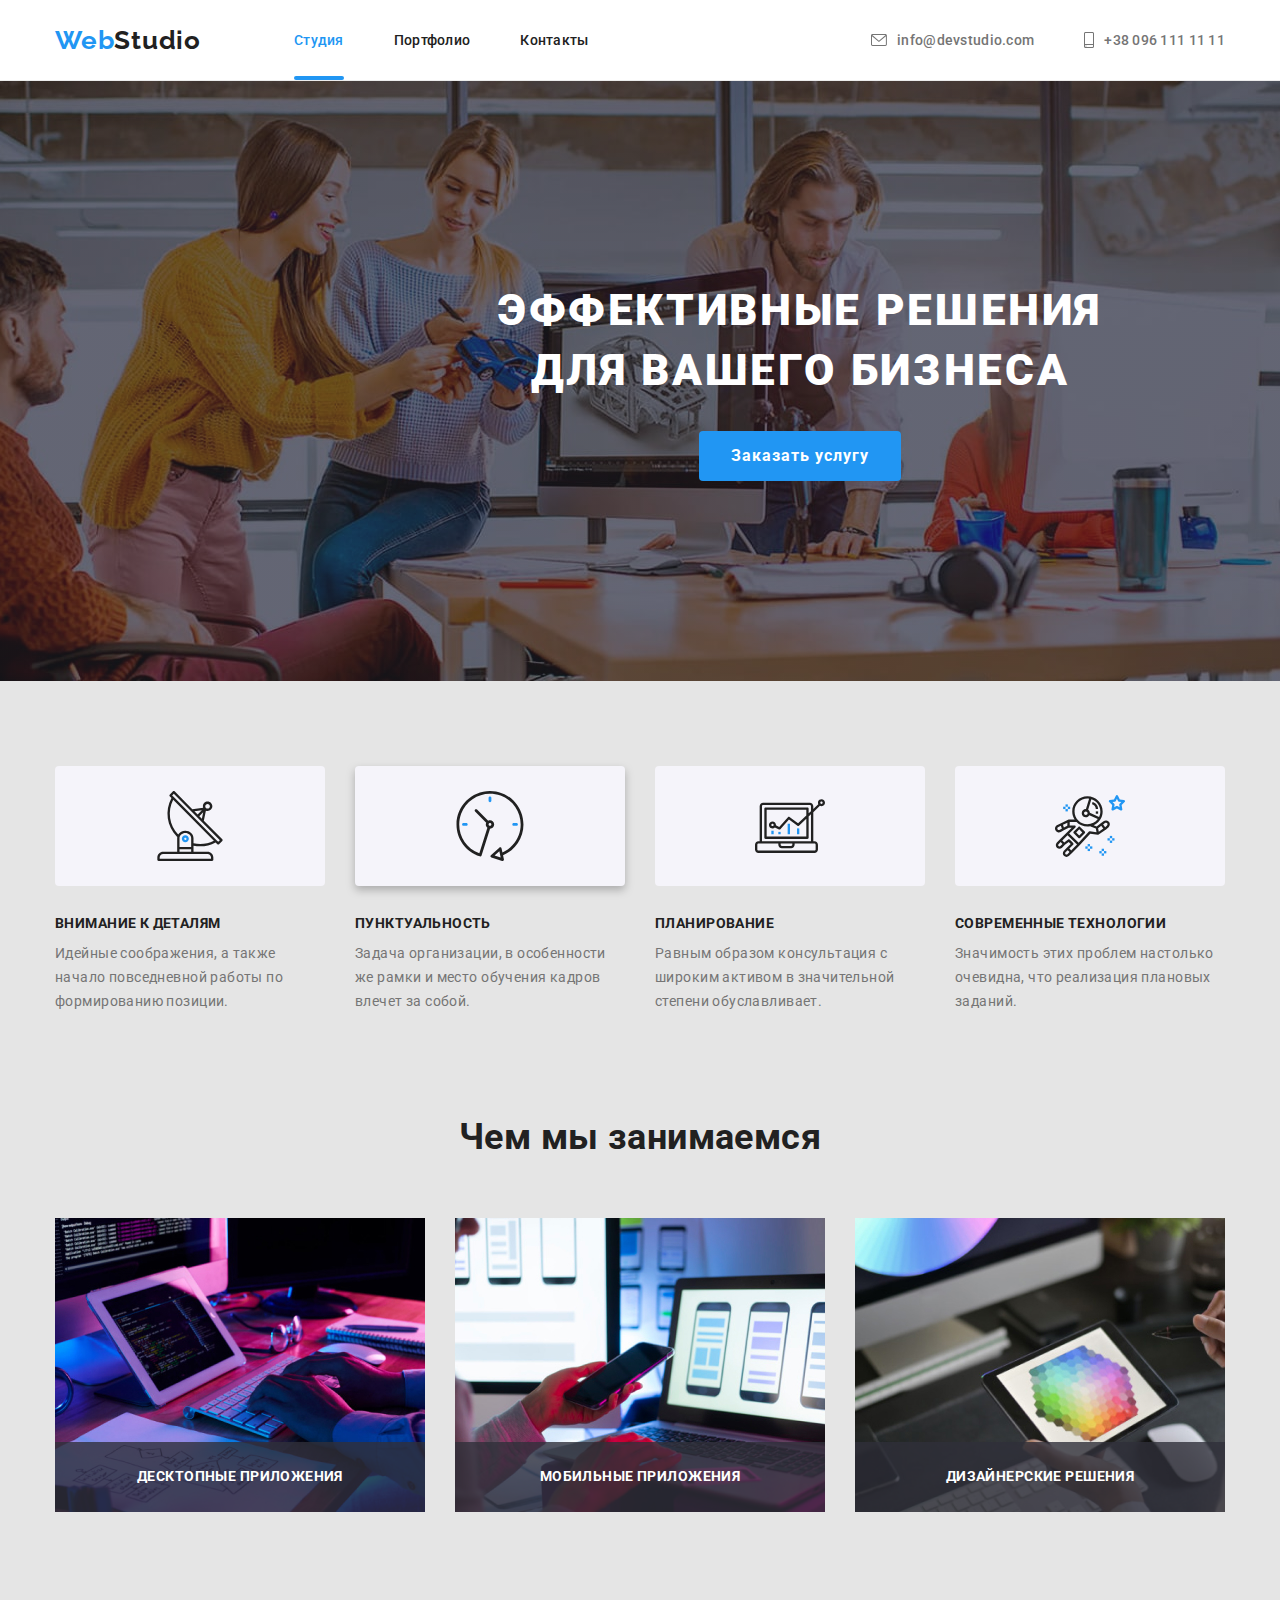
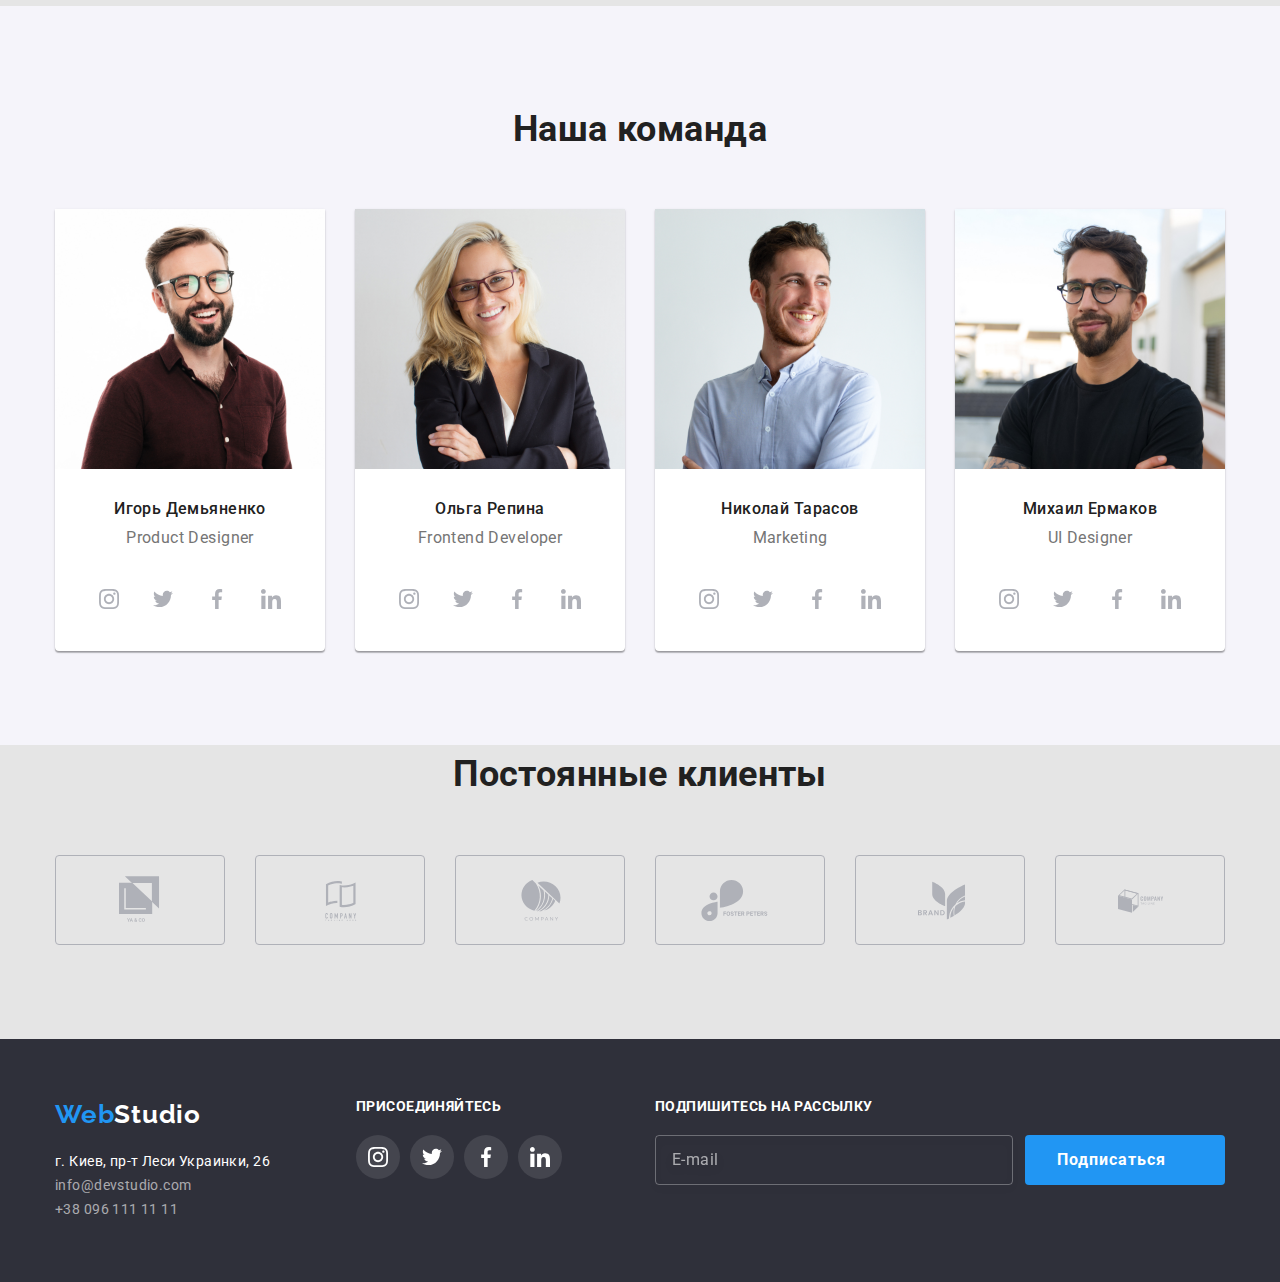
<file: index.html>
<!DOCTYPE html>
<html lang="ru">
    <head>
        <meta charset="UTF-8" />
        <meta name="viewport" content="width=device-width, initial-scale=1.0" />
        <title>WebStudio</title>
        <link href="https://fonts.googleapis.com/css2?family=Roboto:wght@400;500;700;900&display=swap" rel="stylesheet">
        <link rel="stylesheet" href="https://cdnjs.cloudflare.com/ajax/libs/modern-normalize/1.0.0/modern-normalize.css">
        <link rel="stylesheet" href="./css/styles.css">
      </head>
      
     <body>
        <header class="bg-color-white">
            <div class="container header-container">
                <a href="./index.html" class="logo logo-color-header heder-logo">
                    <span class="logo-color">Web</span>Studio
                </a>
                <nav class="navigation">
                    <ul class="list menu">
                            <li class="menu-item"> 
                                <a href="./index.html" class="link current menu-link">Студия</a>
                        </li>
                            <li class="menu-item"> 
                                <a href="./portfolio.html" class="link menu-link ">Портфолио</a>
                        </li>
                            <li class="menu-item"> 
                                <a href="" class="link menu-link">Контакты</a>
                        </li>
                    </ul>  
                </nav>
            
    
                <ul class="list menu flexbox">
                    <li class="menu-item header-svg">
                        <a href="mailto:info@devstudio.com" class="link menu-link contacts header-svg-linc">info@devstudio.com
                            <svg class="header-svg-icon" width="16px" height="12px" >
                                <use href="./images/symbol-defs.svg#icon-envelope"></use>
                            </svg>
                        </a>
                    </li>
                    <li class="menu-item">
                        <a href="tel:+380961111111" class="link menu-link contacts header-svg-linc">+38 096 111 11 11
                            <svg class="header-svg-icon" width="10px" height="16px" >
                                <use href="./images/symbol-defs.svg#icon-smartphone"></use>
                            </svg>
                        </a>
                    </li>
                 </ul>
            </div>
        </header>
    
    <main>
        
        <div>
        <section class="bg-color-dark">
            <div class="overlay">
                <div class="container hero-content">
                <h1 class="page-title">Эффективные решения для вашего бизнеса</h1>
                    <button class="btn btn-studia" type="button" data-modal-open>
                            Заказать услугу
                    </button>
                    <div class="backdrop is-hidden" data-modal>
                        <div class="modal">
                        <button class="modal-botton close" data-modal-close>
                            <svg class="modal-botton-icon">
                                <use href="./images/symbol-defs.svg#icon-close"></use>
                            </svg>
                        </button>

                        <div class="modal-form">
                            <h2 class="modal-form-title">Оставьте свои данные, мы вам перезвоним</h2>
                            <form class="form">
                                <div class="form-field">
                                    <label for="name" class="form-label">Имя</label>
                                    <input type="text" class="form-input" name="name" id="name"> 
                                    <div class="form-icon">
                                    <svg class="form-icon-svg">
                                        <use href="./images/symbol-defs.svg#icon-person-black"></use>
                                     </svg>
                                    </div>
                                </div> 

                                <div class="form-field">
                                    <label for="tel" class="form-label">Телефон</label>
                                    <input type="tel" class="form-input" name="tel" id="tel">
                                </div>
                               

                                <div class="form-field">
                                    <label for="mail" class="form-label">Почта</label>
                                    <input type="email" class="form-input" name="mail" id="mail">
                                </div>
                                
                                <div class="form-field">
                                    <label for="comment" class="form-label">Коментарий</label>
                                    <textarea name="comment" id="comment" rows="10" placeholder="Введите текст"></textarea>
                                </div>

                                <div class="form-checkbox">
                                    <input type="checkbox" name="policy" id="policy">
                                    <label for="policy" class="form-label">Соглашаюсь с рассылкой и принимаю <a href="">Условия договора</a></label>
                                </div>

                                <button type="submit" class="btn btn-studia btn-form">Отправить</button>

                            </form>
                        
                        </div>
                        </div>
                    </div>
                </div>
            </div>
        </section>
    </div>
        

            
    
       <section class="section">
            <div class="container">
                <h2 class="visually-hidden">Наши преимущества</h2>
                <ul class="list benefits flexbox">
                    <li class="content-box image-1 bgimage">
                        <h3 class="section-title-caps title-caps-1">Внимание к деталям</h3>
                        <p>Идейные соображения, а также начало повседневной работы по формированию позиции.</p>
                    </li>
                    <li class="content-box image-2 bgimage">
                        <h3 class="section-title-caps title-caps-1">Пунктуальность</h3>
                        <p>Задача организации, в особенности же рамки и место обучения кадров влечет за собой.</p>
                    </li>
                    <li class="content-box image-3 bgimage">
                        <h3 class="section-title-caps title-caps-1">Планирование</h3>
                        <p>Равным образом консультация с широким активом в значительной степени обуславливает.</p>
                    </li>
                    <li class="content-box image-4 bgimage">
                        <h3 class="section-title-caps title-caps-1">Современные технологии</h3>
                        <p>Значимость этих проблем настолько очевидна, что реализация плановых заданий.</p>
                    </li>
                </ul>
           </div>
        </section>
    
        <section class="section">
            <div class="container">
                <h2 class="section-title">Чем мы занимаемся</h2>
                <ul class="list flexbox">
                    <li class="fleximg position-bloc"><img src="./images/work_1.jpg" alt="разработка сайтов" width="370">
                    <h3 class="section-title-caps title-caps-2">Десктопные приложения</h3> 
                </li>    
                    <li class="fleximg position-bloc"><img src="./images/work_2.jpg" alt="разработка телефонных приложений" width="370">
                    <h3 class="section-title-caps title-caps-2">Мобильные приложения</h3> 
                </li>
                    <li class="fleximg position-bloc"><img src="./images/work_3.jpg" alt="дизайн" width="370">
                    <h3 class="section-title-caps title-caps-2">Дизайнерские решения</h3> 
                </li>
                </ul> 
            </div>
        </section>
    
        <section class="section bg-color-blu">
            <div class="container">
                <h2 class="section-title">Наша команда</h2>
                <ul class="list flexbox">
                    <li class="content-box command"><img src="./images/product_designer.jpg" alt="Игорь Демьяненко Product Designer" width="270"/>
                        <h3 class="section-title-mini workers-text">Игорь Демьяненко</h3>
                        <p lang="en" class="paragraf">Product Designer</p>
                        <ul class="list social-icons">
                            <li class="social-icons-item"><a class="social-icons-linc" href="">
                                 <svg class="social-icon-svg">
                                    <use href="./images/symbol-defs.svg#icon-instagram-1"></use>
                                 </svg>
                                </a>
                            </li>
                            <li class="social-icons-item"><a class="social-icons-linc" href="">
                                <svg class="social-icon-svg">
                                    <use href="./images/symbol-defs.svg#icon-twitter-1"></use>
                            
                                 </svg>
                                </a>
                            </li>
                            <li class=" social-icons-item"><a class="social-icons-linc" href="">
                                <svg class="social-icon-svg">
                                    <use href="./images/symbol-defs.svg#icon-facebook-1"></use>
                            
                                 </svg>
                                </a>
                            </li>
                            <li class="social-icons-item"><a class="social-icons-linc" href="">
                                <svg class="social-icon-svg">
                                    <use href="./images/symbol-defs.svg#icon-linkedin-1"></use>
                            
                                 </svg>
                                </a>
                            </li>
                        </ul>
            
                        
                    </li>
                    <li class="content-box command"><img src="./images/frontend_developer.jpg" alt="Ольга Репина Frontend Developer" width="270"/>
                        <h3 class="section-title-mini workers-text">Ольга Репина</h3>
                        <p lang="en" class="paragraf">Frontend Developer</p>
                        <ul class="list social-icons">
                            <li class="social-icons-item"><a class="social-icons-linc" href="">
                                 <svg class="social-icon-svg">
                                    <use href="./images/symbol-defs.svg#icon-instagram-1"></use>
                                 </svg>
                                </a>
                            </li>
                            <li class="social-icons-item"><a class="social-icons-linc" href="">
                                <svg class="social-icon-svg">
                                    <use href="./images/symbol-defs.svg#icon-twitter-1"></use>
                            
                                 </svg>
                                </a>
                            </li>
                            <li class=" social-icons-item"><a class="social-icons-linc" href="">
                                <svg class="social-icon-svg">
                                    <use href="./images/symbol-defs.svg#icon-facebook-1"></use>
                            
                                 </svg>
                                </a>
                            </li>
                            <li class="social-icons-item"><a class="social-icons-linc" href="">
                                <svg class="social-icon-svg">
                                    <use href="./images/symbol-defs.svg#icon-linkedin-1"></use>
                            
                                 </svg>
                                </a>
                            </li>
                        </ul>
                    </li>
                    <li class="content-box command"><img src="./images/marketing.jpg" alt="Николай Тарасов Marketing" width="270"/>
                        <h3 class="section-title-mini workers-text">Николай Тарасов</h3>
                        <p lang="en" class="paragraf">Marketing</p>
                        <ul class="list social-icons">
                            <li class="social-icons-item"><a class="social-icons-linc" href="">
                                 <svg class="social-icon-svg">
                                    <use href="./images/symbol-defs.svg#icon-instagram-1"></use>
                                 </svg>
                                </a>
                            </li>
                            <li class="social-icons-item"><a class="social-icons-linc" href="">
                                <svg class="social-icon-svg">
                                    <use href="./images/symbol-defs.svg#icon-twitter-1"></use>
                            
                                 </svg>
                                </a>
                            </li>
                            <li class=" social-icons-item"><a class="social-icons-linc" href="">
                                <svg class="social-icon-svg">
                                    <use href="./images/symbol-defs.svg#icon-facebook-1"></use>
                            
                                 </svg>
                                </a>
                            </li>
                            <li class="social-icons-item"><a class="social-icons-linc" href="">
                                <svg class="social-icon-svg">
                                    <use href="./images/symbol-defs.svg#icon-linkedin-1"></use>
                            
                                 </svg>
                                </a>
                            </li>
                        </ul>
                    </li>
                    <li class="content-box command"><img src="./images/uidesigner.jpg" alt="Михаил Ермаков UI Designer" width="270"/>
                        <h3 class="section-title-mini workers-text">Михаил Ермаков</h3>
                        <p lang="en" class="paragraf">UI Designer</p>
                        <ul class="list social-icons">
                            <li class="social-icons-item"><a class="social-icons-linc" href="">
                                 <svg class="social-icon-svg">
                                    <use href="./images/symbol-defs.svg#icon-instagram-1"></use>
                                 </svg>
                                </a>
                            </li>
                            <li class="social-icons-item"><a class="social-icons-linc" href="">
                                <svg class="social-icon-svg">
                                    <use href="./images/symbol-defs.svg#icon-twitter-1"></use>
                            
                                 </svg>
                                </a>
                            </li>
                            <li class="social-icons-item"><a class="social-icons-linc" href="">
                                <svg class="social-icon-svg">
                                    <use href="./images/symbol-defs.svg#icon-facebook-1"></use>
                            
                                 </svg>
                                </a>
                            </li>
                            <li class="social-icons-item"><a class="social-icons-linc" href="">
                                <svg class="social-icon-svg">
                                    <use href="./images/symbol-defs.svg#icon-linkedin-1"></use>
                            
                                 </svg>
                                </a>
                            </li>
                        </ul>
                    </li>  
                </ul>
            </div>
        </section>

        <section class="section">
            <div class="container">
                <h2 class="section-title">Постоянные клиенты</h2>
                <ul class="list flexbox">
                    <li class="flexsvg"> <a class="flexsvg-linc" href="">
                        <svg class="client-svg"  height= "49.22px" width="44.26px">
                            <use href="./images/symbol-defs.svg#icon-logo-1"></use>
                        </svg>
                    </a></li>    
                    <li class="flexsvg"> <a class="flexsvg-linc" href="">
                        <svg class="client-svg" height= "40px" width="52px">
                            <use href="./images/symbol-defs.svg#icon-logo-2"></use>
                        </svg>
                    </a></li>
                    <li class="flexsvg"> <a class="flexsvg-linc" href="">
                        <svg class="client-svg" height= "41px" width="42.6px">
                            <use href="images/symbol-defs.svg#icon-logo-3"></use>
                        </svg>
                    </a></li>
                    <li class="flexsvg"> <a class="flexsvg-linc" href="">
                        <svg class="client-svg" height= "42.02px" width="79.65px">
                            <use href="images/symbol-defs.svg#icon-logo-4"></use>
                        </svg>
                    </a></li>    
                    <li class="flexsvg"> <a class="flexsvg-linc" href="">
                        <svg class="client-svg" height= "59px" width="47px">
                            <use href="images/symbol-defs.svg#icon-logo-5"></use>
                        </svg>
                    </a></li>
                    <li class="flexsvg"> <a class="flexsvg-linc" href="">
                        <svg class="client-svg" height= "88.48px" width="45.44px">
                            <use href="images/symbol-defs.svg#icon-logo-6"></use>
                        </svg>
                    </a></li>
                </ul> 
            </div>
        </section>
    </main>

    <footer class="bg-color-dark-footer">
        <div class="container footer-container bloc">
            <div class="footer-bloc addres-bloc">
            <a href="index.html#studia" class="logo logo-color-footer link-hf">
                <span class="logo-color">Web</span>Studio
            </a>
            <address>
                <ul class="list"> 
                    <li><a href="https://goo.gl/maps/6ceKZBEV4WaBG7hH8" class="link footer-text address-color" target="blank" rel="noopener norefere">г. Киев, пр-т Леси Украинки, 26</a></li>
                    <li><a href="mailto:info@devstudio.com" class="link footer-text mt-color">info@devstudio.com</a> <br></li>
                    <li><a href="tel:+380961111111" class="link footer-text mt-color">+38 096 111 11 11</a></li>
                </ul>
            </address>
             </div>
    
            <div class="footer-bloc">
                <h2 class="section-title-caps title-caps-1 social-network-title">Присоединяйтесь</h2>
                <ul class="list flexbox">
                    <li class="social-icons-item"> <a class="social-icons-linc footer-svg-linc" href="">
                        <svg class="footer-svg-icon">
                            <use href="./images/symbol-defs.svg#icon-instagram-1"></use>
                        </svg>
                    </a></li>  
    
                    <li class="social-icons-item"> <a class="social-icons-linc footer-svg-linc" href="">
                            <svg class="footer-svg-icon">
                                <use href="./images/symbol-defs.svg#icon-twitter-1"></use>
                            </svg>
                    </a></li>  
    
                    <li class="social-icons-item"> <a class="social-icons-linc footer-svg-linc" href="">
                        <svg class="footer-svg-icon">
                            <use href="./images/symbol-defs.svg#icon-facebook-1"></use>
                        </svg>
                     </a></li>
    
                     <li class="social-icons-item"> <a class="social-icons-linc footer-svg-linc" href="">
                    <svg class="footer-svg-icon">
                        <use href="./images/symbol-defs.svg#icon-linkedin-1"></use>
                    </svg>
                     </a></li>
    
                </ul>
            </div>

            <div class="footer-form">
                <h2 class="section-title-caps title-caps-1 social-network-title">Подпишитесь на рассылку</h2>
                <form>
                    <div class="footer-email">
                    <div class="footer-email-form">
                        <input type="email" name="email" placeholder="E-mail">
                    </div>
                    <button type="submit" class="btn btn-studia">Подписаться</button>
                    </div>
                </form>

            </div>
    
        </div>
    
        
    </footer>

  <script src="./js/modal.js"></script>
  </body>
</html>
</file>
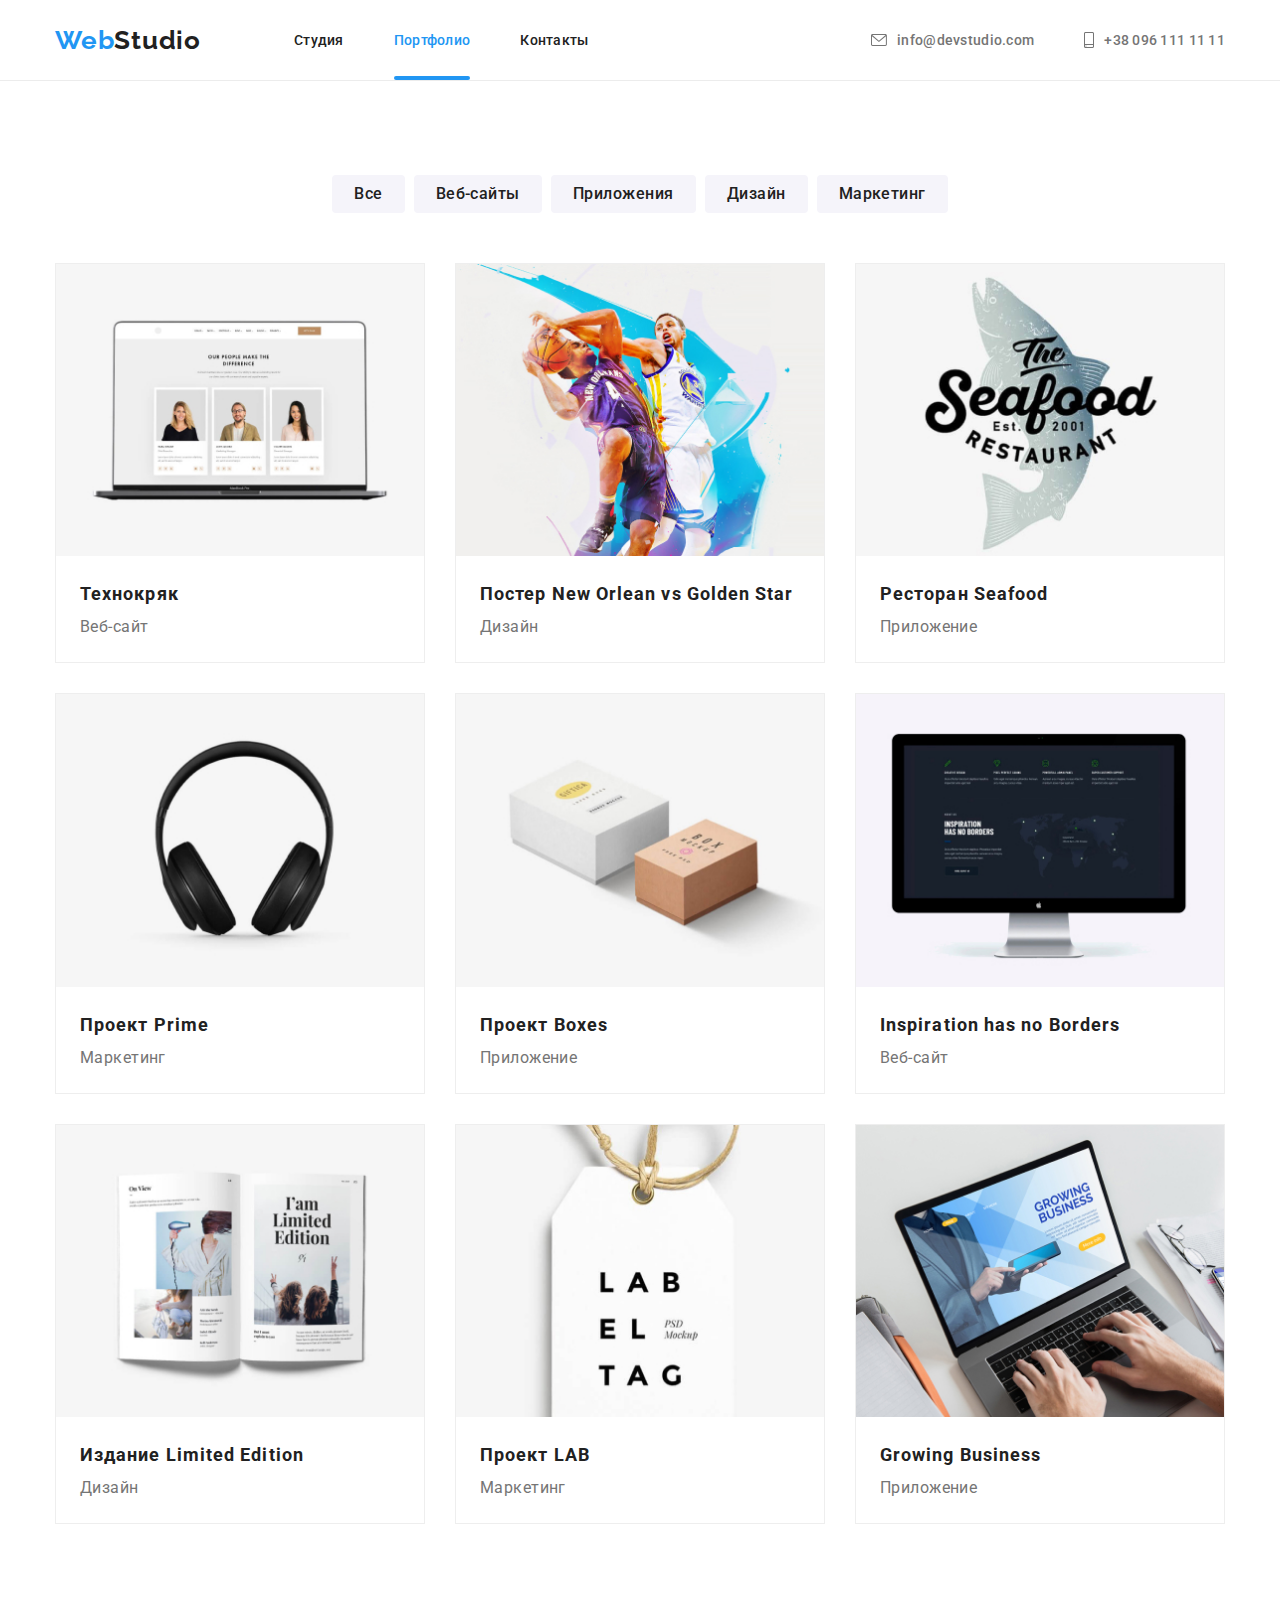
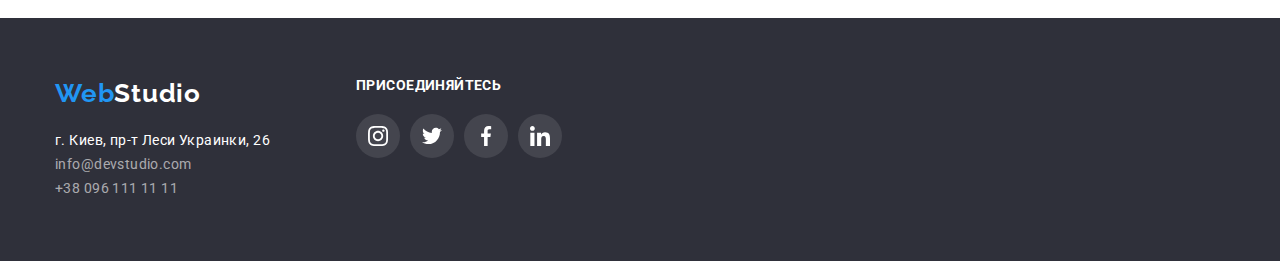
<file: portfolio.html>
<!DOCTYPE html>
<html lang="en">
<head>
    <meta charset="UTF-8">
    <meta name="viewport" content="width=device-width, initial-scale=1.0">
    <title>WebStudio</title>
    <link href="https://fonts.googleapis.com/css2?family=Roboto:wght@400;500;700;900&display=swap" rel="stylesheet">
    <link rel="stylesheet" href="https://cdnjs.cloudflare.com/ajax/libs/modern-normalize/1.0.0/modern-normalize.css">
    <link rel="stylesheet" href="./css/styles.css">
</head>
    
<body>
    
    <header class="bg-color-white">
        <div class="container header-container">
            <a href="./index.html" class="logo logo-color-header heder-logo">
                <span class="logo-color">Web</span>Studio
            </a>
            <nav class="navigation">
                <ul class="list menu">
                        <li class="menu-item"> 
                            <a href="./index.html" class="link menu-link">Студия</a>
                    </li>
                        <li class="menu-item"> 
                            <a href="./portfolio.html" class="link menu-link current">Портфолио</a>
                    </li>
                        <li class="menu-item"> 
                            <a href="" class="link menu-link">Контакты</a>
                    </li>
                </ul>  
            </nav>
        

                <ul class="list menu flexbox">
                    <li class="menu-item header-svg">
                        <a href="mailto:info@devstudio.com" class="link menu-link contacts header-svg-linc">info@devstudio.com
                            <svg class="header-svg-icon" width="16px" height="12px" >
                                <use href="./images/symbol-defs.svg#icon-envelope"></use>
                            </svg>
                        </a>
                    </li>
                    <li class="menu-item">
                        <a href="tel:+380961111111" class="link menu-link contacts header-svg-linc">+38 096 111 11 11
                            <svg class="header-svg-icon" width="10px" height="16px" >
                                <use href="./images/symbol-defs.svg#icon-smartphone"></use>
                            </svg>
                        </a>
                    </li>
                 </ul>
        </div>
    </header>
    
   <main >
       <div class="portfolio-container">
        <section>
                <div class="container">
                    <h1 class="visually-hidden section-title">Нашы проекты</h1>
                    <ul class="list menu-portfolio">
                        <li class="menu-portfolio-item"> <button class="btn btn-portfolio" type="button">Все</button> </li>
                        <li class="menu-portfolio-item"> <button class="btn btn-portfolio" type="button">Веб-сайты</button> </li>
                        <li class="menu-portfolio-item"> <button class="btn btn-portfolio" type="button">Приложения</button> </li>
                        <li class="menu-portfolio-item"> <button class="btn btn-portfolio" type="button">Дизайн</button> </li>
                        <li class="menu-portfolio-item"> <button class="btn btn-portfolio" type="button">Маркетинг</button> </li>
                    </ul>
                </div>
            </section>
        
            <section>
                <div class="container">
                    <h2 class="visually-hidden section-title">Ссылки на наши проекты</h2>
                    <ul class="list flexbox">
                        <li class="fleximg prt-box">
                            <div class="tumb">
                                <img src="./images/website.jpg" alt="создание веб сайта" width="370" height="294">
                                <p class="subtext">Технокряк это современная площадка распространения коронавируса. Компании используют эту платформу для цифрового шпионажа и атак на защищённые сервера конкурентов.</p>
                            </div>
                            <h3 class="title-progect">Технокряк</h3>
                        <p class="paragraf-ptf">Веб-сайт</p>

                        </li>
            
                        <li class="fleximg prt-box">
                            <div class="tumb">
                                <img src="./images/design.jpg" alt="дизайн постера" width="370" height="294">
                                <p class="subtext">Технокряк это современная площадка распространения коронавируса. Компании используют эту платформу для цифрового шпионажа и атак на защищённые сервера конкурентов.</p>
                            </div>
                            <h3 class="title-progect">Постер <span lang="en">New Orlean vs Golden Star</span></h3>
                        <p class="paragraf-ptf">Дизайн</p>
                        </li>
            
                        <li class="fleximg prt-box">
                            <div class="tumb">
                                <img src="./images/applications.jpg" alt="приложение для ресторана" width="370" height="294">
                                <p class="subtext">Технокряк это современная площадка распространения коронавируса. Компании используют эту платформу для цифрового шпионажа и атак на защищённые сервера конкурентов.</p>
                            </div>
                            <h3 class="title-progect">Ресторан <span lang="en">Seafood</span></h3>
                        <p class="paragraf-ptf">Приложение</p>
                        </li>
            
                        <li class="fleximg prt-box">
                            <div class="tumb">
                                <img src="./images/project-prime.jpg" alt="маркетинговые проекты" width="370" height="294">
                                <p class="subtext">Технокряк это современная площадка распространения коронавируса. Компании используют эту платформу для цифрового шпионажа и атак на защищённые сервера конкурентов.</p>
                            </div>
                            <h3 class="title-progect">Проект  <span lang="en">Prime</span></h3>
                        <p class="paragraf-ptf">Маркетинг</p>
                        </li>
            
                        <li class="fleximg prt-box">
                            <div class="tumb">
                                <img src="./images/project-boxes.jpg" alt="приложение коробка" width="370" height="294">
                                <p class="subtext">Технокряк это современная площадка распространения коронавируса. Компании используют эту платформу для цифрового шпионажа и атак на защищённые сервера конкурентов.</p>
                            </div>
                            <h3 class="title-progect">Проект <span lang="en">Boxes</span></h3>
                        <p class="paragraf-ptf">Приложение</p>
                        </li>
            
                        <li class="fleximg prt-box">
                            <div class="tumb">
                                <img src="./images/Inspiration-has-no-Borders.jpg" alt="приложение для вдохновения" width="370" height="294">
                                <p class="subtext">Технокряк это современная площадка распространения коронавируса. Компании используют эту платформу для цифрового шпионажа и атак на защищённые сервера конкурентов.</p>
                            </div>
                            <h3 lang="en" class="title-progect">Inspiration has no Borders</h3>
                        <p class="paragraf-ptf">Веб-сайт</p>
                        </li>
            
                        <li class="fleximg prt-box">
                            <div class="tumb">
                                <img src="./images/magazine-Limited-Edition.jpg" alt="дизайн журнала" width="370" height="294">
                                <p class="subtext">Технокряк это современная площадка распространения коронавируса. Компании используют эту платформу для цифрового шпионажа и атак на защищённые сервера конкурентов.</p>
                            </div>
                            <h3 class="title-progect">Издание <span lang="en">Limited Edition</span></h3>
                        <p class="paragraf-ptf">Дизайн</p>
                        </li>
            
                        <li class="fleximg prt-box">
                            <div class="tumb">
                                <img src="./images/project-lab.jpg" alt="проект для магазинов" width="370" height="294">
                                <p class="subtext">Технокряк это современная площадка распространения коронавируса. Компании используют эту платформу для цифрового шпионажа и атак на защищённые сервера конкурентов.</p>
                            </div>
                            <h3 class="title-progect">Проект <span lang="en">LAB</span> </h3>
                        <p class="paragraf-ptf">Маркетинг</p>
                        </li>
            
                        <li class="fleximg prt-box">
                            <div class="tumb">
                                <img src="./images/Growing-Business.jpg" alt="приложение для бизнеса" width="370" height="294">
                                <p class="subtext">Технокряк это современная площадка распространения коронавируса. Компании используют эту платформу для цифрового шпионажа и атак на защищённые сервера конкурентов.</p>
                            </div>
                            <h3 lang="en" class="title-progect">Growing Business</h3>
                        <p class="paragraf-ptf">Приложение</p>
                        </li> 
                    </ul>
                    </div>
         </section>
        </div>

    </main>
    
    <footer class="bg-color-dark-footer">
        <div class="container footer-container bloc">
            <div class="footer-bloc addres-bloc">
            <a href="index.html#studia" class="logo logo-color-footer link-hf">
                <span class="logo-color">Web</span>Studio
            </a>
            <address>
                <ul class="list"> 
                    <li><a href="https://goo.gl/maps/6ceKZBEV4WaBG7hH8" class="link footer-text address-color" target="blank" rel="noopener norefere">г. Киев, пр-т Леси Украинки, 26</a></li>
                    <li><a href="mailto:info@devstudio.com" class="link footer-text mt-color">info@devstudio.com</a> <br></li>
                    <li><a href="tel:+380961111111" class="link footer-text mt-color">+38 096 111 11 11</a></li>
                </ul>
            </address>
             </div>
    
            <div class="footer-bloc">
                <h2 class="section-title-caps title-caps-1 social-network-title">Присоединяйтесь</h2>
                <ul class="list flexbox">
                    <li class="social-icons-item"> <a class="social-icons-linc footer-svg-linc" href="">
                        <svg class="footer-svg-icon">
                            <use href="./images/symbol-defs.svg#icon-instagram-1"></use>
                        </svg>
                    </a></li>  
    
                    <li class="social-icons-item"> <a class="social-icons-linc footer-svg-linc" href="">
                            <svg class="footer-svg-icon">
                                <use href="./images/symbol-defs.svg#icon-twitter-1"></use>
                            </svg>
                    </a></li>  
    
                    <li class="social-icons-item"> <a class="social-icons-linc footer-svg-linc" href="">
                        <svg class="footer-svg-icon">
                            <use href="./images/symbol-defs.svg#icon-facebook-1"></use>
                        </svg>
                     </a></li>
    
                     <li class="social-icons-item"> <a class="social-icons-linc footer-svg-linc" href="">
                    <svg class="footer-svg-icon">
                        <use href="./images/symbol-defs.svg#icon-linkedin-1"></use>
                    </svg>
                     </a></li>
    
                </ul>
            </div>
    
        </div>
    
        
    </footer>
      </body>
    </html>
</file>
<file: css/styles.css>
@font-face {
    font-family: 'Raleway';
    font-style: normal;
    font-weight: 700;
    src: url('../fonts/raleway-v18-latin_cyrillic-700.eot'); 
    src: local(''),
         url('../fonts/raleway/raleway-v18-latin_cyrillic-700.eot?#iefix') format('embedded-opentype'), 
         url('../fonts/raleway/raleway-v18-latin_cyrillic-700.woff2') format('woff2'),
         url('../fonts/raleway/raleway-v18-latin_cyrillic-700.woff') format('woff'), 
         url('../fonts/raleway/raleway-v18-latin_cyrillic-700.ttf') format('truetype'),
         url('../fonts/raleway/raleway-v18-latin_cyrillic-700.svg#Raleway') format('svg');
  }

  html {
    box-sizing: border-box;
  }
  
  
  *,
  *::before,
  *::after {
    box-sizing: inherit;
  }
  
:root {
    --primari-text-color: #757575;
    --title-text-color: #212121;
    --accent-color: #2196F3;
    --title-page-color: #FFFFFF;
    --bg-color: #E5E5E5;
    --bg-dark-color: #2F303A;
    --bg-color-blu: #F5F4FA;
}


body {
    font-family: "Roboto", sans-serif;
    font-weight: 400;
    font-size: 14px;
    line-height: 1.71;
    letter-spacing: 0.03em;
    color: var(--primari-text-color);
    background-color: var(--bg-color); 
}

.container {
    width: 1200px;
    padding-left: 15px;
    padding-right: 15px;
    margin-right: auto;
    margin-left: auto;
}

img {
    display: block;
    max-width: 100%;
    height: auto;
  }

h1, 
h2, 
h3, 
p {
    margin: 0;
    padding: 0;
}

.list {
    list-style: none;
    margin: 0;
    padding: 0;
}

/* стилі для всіх ссилок */
.link,
.link-hf,
.heder-logo {
    color: inherit;
    text-decoration: none;
}

.link-hf {
    display: inline-block;
    margin-bottom: 20px;
}

.link {
    transition-duration: 250ms;
    transition-timing-function: cubic-bezier(0.4, 0, 0.2, 1);
}

.link:hover,
.link:focus { 
    color: var(--accent-color);
}
 

 /* стилі для кнопок */
 .btn {
    display: inline-block;
    font-family: inherit;
    font-size: 16px;
    text-align: center;
    border-radius: 4px;
 }

 .btn-studia {
        display: flex;
        margin: auto;
        font-weight: 700;
        line-height:1.87;
        align-items: center;
        letter-spacing: 0.06em;
        color: var(--title-page-color);
        background-color: var(--accent-color);
        border: none;
        padding: 10px 32px;
        min-width: 200px;

 }

 .btn-portfolio {
    font-weight: 500;
    line-height:1.62;
    letter-spacing: 0.03em;
    color: var(--title-text-color);
    background-color:#F5F4FA;
    border: none;
    padding: 6px 22px;
    transition-duration: 250ms;
    transition-timing-function: cubic-bezier(0.4, 0, 0.2, 1);
 }

.btn-portfolio:hover,
.btn-portfolio:focus {
    background-color: var(--accent-color);
    color: var(--title-page-color);
}


.modal-botton{
    position: absolute;
    top: 8px;
    right: 8px;
    width: 30px;
    height: 30px;
    border-radius: 50%;
    background-color: var(--title-page-color);
    border: 1px solid #000000;
    }

.modal-botton-icon {
    width: 11px;
    height: 11px;
    fill: #000000;

    transition-duration: 250ms;
    transition-timing-function: cubic-bezier(0.4, 0, 0.2, 1);
}

.close:hover .modal-botton-icon,
.close:focus .modal-botton-icon {
    fill: var(--accent-color);
}


.btn-form{
    display: flex;
    align-items: center;
    text-align: center;
    padding-right: 55px;
    padding-left: 55px;

    box-shadow: 0px 4px 4px rgba(0, 0, 0, 0.15);
}

 /* стилі для лого*/
 .logo {
    font-family: "Raleway", sans-serif;
    font-weight: 700;
    font-size: 26px;
    line-height: 1.192;
    letter-spacing: 0.03em;
}
.logo-color {
    color: var(--accent-color);
}

.logo-color-header {
    color: var(--title-text-color);
}

.logo-color-footer {
    color: var(--title-page-color);
}


 /* стилі для меню */
.menu-link,
.contacts {
    display: block;
    padding-top: 32px;
    padding-bottom: 32px;

    font-weight: 500;
    font-size: 14px;
    line-height: 1.142;
    letter-spacing: 0.02em;
    color: var(--title-text-color);
}


.header-svg-icon {
    fill: var(--primari-text-color);
    margin-right: 10px;
}


.header-svg-linc {
    display: flex;
    justify-content: center;
    align-items: center;
    flex-direction: row-reverse;

    transition-duration: 250ms;
    transition-timing-function: cubic-bezier(0.4, 0, 0.2, 1);
}

.header-svg-linc:hover .header-svg-icon,
.header-svg-linc:focus .header-svg-icon {
    fill: var(--accent-color);
}


.current {
    color: var(--accent-color);
}

.current::after {
    content: "";
    display: block;
    width: 100%;
    height: 4px;
    border-radius: 2px;
    background: var(--accent-color);
    margin-top: 28px;

}

li > .current {
    padding-bottom: 0;
}

.contacts {
    color: var(--primari-text-color);

}

/* стилі для всіх заголовків  */
.section-title {
    color: var(--title-text-color);
    font-weight: 700;
    font-size: 36px;
    line-height: 1.66;
    text-align: center;
    margin-bottom: 50px;

}



.section-title-mini {
    font-size: 16px;
    line-height: 1.187;
    font-weight: 500;
    text-align: center;
    color: var(--title-text-color);
    
}

.title-caps-1 {
    color: var(--title-text-color);

    margin-bottom: 10px;
}

.title-caps-2{
    position: absolute;
    bottom: 0;
    left: 0;


    color: var(--title-page-color);
    text-align: center;
    
    width: 100%;
    padding-top: 27px;
    padding-bottom: 27px;
    background-color:rgba(47, 48, 58, 0.8);
      
}

.section-title-caps {
    font-weight: 700;
    font-size: 14px;
    line-height: 1.14;
    text-transform: uppercase;  
}

.social-network-title {
    color: var(--title-page-color);
    margin-bottom: 20px;
}


 .page-title {
    color: var(--title-page-color);
    font-size: 44px;
    font-weight: 900;
    line-height: 1.36;
    letter-spacing: 0.06em;
    text-align: center;
    text-transform: uppercase;   

    margin-bottom: 30px;
    margin-top: auto;
 }

 .title-progect {
    font-weight: 700;
    font-size: 18px;
    line-height: 2;
    letter-spacing: 0.06em;
    color: var(--title-text-color);

    margin-left: 24px;
    margin-right: 24px;
    margin-top: 20px;
    z-index: 99;

}

/* стилі для тексту */
.paragraf {
    font-size: 16px;
    line-height: 1.187;
    text-align: center;
    margin-bottom: 30px;
}

.paragraf-ptf {
    font-size: 16px;
    line-height: 1.87;
    margin-left: 24px;
    margin-right: 24px;
    margin-bottom: 20px;

    z-index: 99;
}

.footer-text {
    font-weight: 400;
    font-size: 14px;
    line-height: 1.71;
    margin-top: 0;
    margin-bottom: 9px;
    bottom: 0;
    }

.address-color {
    color: var(--title-page-color);
}

.mt-color {
    color: rgba(255, 255, 255, 0.6);
}

address {
    font-style: normal;
}


/* стилі для фону */
.bg-color-dark,
.bg-color-dark-footer{
    background-color: var(--bg-dark-color); 
}

.bg-color-dark {
    min-height: 600px;
}

.footer-container {
    padding-bottom: 60px;
    padding-top: 60px;
}

.bg-color-white {
    background: var(--title-page-color);
    border-bottom: 1px solid #ECECEC;
    min-height: 80px;

}

.bg-color-blu {
    background: var(--bg-color-blu);
    padding-top: 94px;

}

.backdrop {
    position: fixed;
    top: 0;
    bottom: 0;
    left: 0;
    right: 0;
    background-color: rgba(0, 0, 0, 0.2);
    z-index: 100;
    opacity: 1;
    transition: all 0.3s;
}

.backdrop.is-hidden {
    visibility: hidden;
    opacity: 0;
    pointer-events: none;
    transform: scale(0.5);
}

.is-hidden {
    position: relative;
}

.modal {
    position: absolute;
    width: 100%;
    max-width: 528px;
    height: 581px;
    top: 140px;
    left: 50%;
    transform: translate(-50%, 0);
    background-color: var(--title-page-color);
}

.subtext {
   position: absolute;
   left: 0;
   top: 0;
   transform: translateY(294px);


    height: 294px;
    width: 100%;
    padding: 63px 24px;
   
    font-size: 18px;
    line-height: 1.55;
    color: var(--title-page-color);

    background-color: rgba(33, 150, 243, 0.9);
        
    transition: transform 250ms cubic-bezier(0.4, 0, 0.2, 1);
   }
   
   .tumb {
       position: relative;
       overflow: hidden;
   }

.prt-box:hover .subtext {
    transform: translateY(0);    
}






/* геометрія сторінки */
.menu {
    display: flex;
    align-items: center;
}



.menu-item:not(:last-child) {
    margin-right: 50px;
}

.header-container {
    display: flex;
    align-items: center;
}

.heder-logo {
    display: inline-block;
    margin-right: 93px;
    align-items: center;

}

.navigation {
    margin-right: auto;
}

.hero-content {
    display: inline-block;
    width: 696px;
    margin-left: 452px;
    margin-right: 452px;
    margin-top: 200px;
}

.nav {margin-bottom: 9px;}

.section {
    padding-bottom: 94px;
}
 /* флексбокси у решти контейнерыв */
.flexbox {
    display: flex;
    flex-wrap: wrap;
     
}

.content-box {
    flex-basis: 270px;
    margin-right: 30px;
    margin-bottom: 30px;
}

.content-box:nth-child(4n){
    margin-right: 0;
}

.content-box:nth-last-child(-n + 4) {
    margin-bottom: 0;
  }


.benefits {
    padding-top: 85px;
}

.flexsvg {
    width: 170px;
    height: 90px;
    border: 1px solid #AFB1B8;
    border-radius: 4px;
  
}

.flexsvg:not(:last-child) {
    margin-right: 30px;
}

.flexsvg-linc {
    display: flex;
    justify-content: center;
    align-items: center;
    height: 90px;
    width: 170px;
    background-color: inherit;

    transition-duration: 250ms;
    transition-timing-function: cubic-bezier(0.4, 0, 0.2, 1);
}


.client-svg {
    fill: #AFB1B8;
}

.flexsvg-linc:hover .client-svg,
.flexsvg-linc:focus .client-svg {
   fill: var(--accent-color);
}


/* стилы для блокыв з картинками */

.fleximg {
    flex-basis: 370px;
    margin-right: 30px;
    margin-bottom: 30px;
}

.position-bloc{
    position: relative;
}


.fleximg:nth-child(3n){
    margin-right: 0;
}

.fleximg:nth-last-child(-n + 3) {
    margin-bottom: 0;
  }

.prt-box {
    border: 1px solid rgba(238,238,238,1);

    transition-duration: 250ms;
    transition-timing-function: cubic-bezier(0.4, 0, 0.2, 1);
}

.prt-box:hover,
.prt-box:focus {
    box-shadow: 0px 1px 1px rgba(0, 0, 0, 0.12), 
    0px 4px 4px rgba(0, 0, 0, 0.06), 
    1px 4px 6px rgba(0, 0, 0, 0.16);
}


.command{
    background: #FFFFFF;
    box-shadow: 0px 1px 3px rgba(0, 0, 0, 0.12), 
    0px 1px 1px rgba(0, 0, 0, 0.14), 
    0px 2px 1px rgba(0, 0, 0, 0.2);
    border-radius: 0px 0px 4px 4px;
}

/* приховує елементи */
.visually-hidden {
    position: absolute !important;
    clip: rect(1px 1px 1px 1px);
    clip: rect(1px, 1px, 1px, 1px);
    padding: 0 !important;
    border: 0 !important;
    height: 1px !important;
    width: 1px !important;
    overflow: hidden;
  }
  
  .workers-text {
      margin-top: 30px;
      margin-bottom: 10px;
  }

  /* флекси портфоліо */
.menu-portfolio {
    display: flex;
    align-items: center;
    justify-content: center;
    margin-bottom: 50px;
}

.menu-portfolio-item:not(:last-child) {
    padding-right: 9px;
}

.portfolio-container {
    padding-top: 94px;
    padding-bottom: 94px;
    background-color: var(--title-page-color);
}

/*додаэмо svg */
.overlay {
    position: relative;
    height: 600px;
    max-width: 1600px;
    margin-left: auto;
    margin-right: auto;
    background-image: linear-gradient(
    to right,    
    rgba(47, 48, 58, 0.4),
    rgba(47, 48, 58, 0.4)),
    url(../images/header-img-min.jpg);
    background-repeat: no-repeat;
    background-position: center;
    background-size: cover;
}


.bgimage::before {
    display: block;
    height: 120px;
    width: 270px;
    margin-bottom: 30px;
    content: "";
    background-color: var(--bg-color-blu);
    background-position: center;
    background-repeat: no-repeat;
    border-radius: 4px;

}

.image-1::before {
background-image: url(../images/antenna-1.svg);
}

.image-2::before {
    background-image: url(../images/clock-1.svg);
    filter: drop-shadow(0px 4px 4px rgba(0, 0, 0, 0.25));
}

.image-3::before {
    background-image: url(../images/diagram-1.svg);
}

.image-4::before {
    background-image: url(../images/astronaut.svg);
}



/* соціфльнф мережі оформлення */
.social-icons {
    display: flex;
    margin-left: 32px;
    margin-right: 32px;
    margin-bottom: 30px;
    margin-top: 16px;
}



.social-icons-item:not(:last-child) {
    margin-right: 10px;
}

.social-icons-linc {
    display: flex;
    justify-content: center;
    align-items: center;
    height: 44px;
    width: 44px;
    background-color: inherit;
    border-radius: 50%;

    transition-duration: 250ms;
    transition-timing-function: cubic-bezier(0.4, 0, 0.2, 1);
}

.social-icon-svg {
    width: 20px;
    height: 20px;
    fill: #AFB1B8;

    transition-duration: 250ms;
    transition-timing-function: cubic-bezier(0.4, 0, 0.2, 1);
}

.social-icons-linc:hover .social-icon-svg,
.social-icons-linc:focus .social-icon-svg {
   fill: var(--title-page-color);
}

.social-icons-linc:hover,
.social-icons-linc:focus {
    background-color: var(--accent-color);
}

.footer-bloc {
    min-width: 206px;
    margin-right: 70px;
}


.bloc {
    display: flex;
    justify-content:start;
}

.addres-bloc{
    min-width: 231px;
        
}

.footer-social {
    width: 170px;
    height: 90px;
     
}

.footer-svg-linc {
    background-color: rgba(255, 255, 255, 0.1);
}

.footer-svg-icon {
     width: 20px;
     height: 20px;
     fill: var(--title-page-color);
}

.footer-form {
    min-width: 570px;
    margin-left: 23px;
}


.footer-email-form input {
    width: 358px;
    height: 50px;
    border: 1px solid rgba(255, 255, 255, 0.3);
    background-color: inherit;
    filter: drop-shadow(0px 4px 4px rgba(0, 0, 0, 0.15));
    border-radius: 4px;

    padding: 15px 16px;
    margin-right: 12px;
}
.footer-email {
    display: flex;
    flex-direction: row;
}

.footer-email-form input {
    color: var(--title-page-color);
}

.footer-email-form input::placeholder {
    font-size: 16px;
    line-height: 1.25;
    letter-spacing: 0.03em;

    color: rgba(255, 255, 255, 0.6);
}

/* овормлення форм */
/* модальне вікно */

.form-input {
    margin: 0;
    font: inherit;    
}

.modal-form-title {
    padding: 40px 40px 12px 40px;
    
    font-size: 20px;
    line-height: 1.17;
   
    color: var(--title-text-color);
    text-align: center;
}

.form {
    max-height: 342px;
    padding-left: 35px;
    padding-right: 45px;
}

.form-field {
    position: relative;
    display: flex;
    flex-direction: column;
    margin-bottom: 10px;
}

.form-field input,
.form-field textarea {
    width: 100%;
    margin: 0;
    padding: 12px 12px 12px 42px;
    font: inherit;
    border: 1px solid rgba(33, 33, 33, 0.2);
    border-radius: 4px;

   
}

.form-field input {
    height: 40px;
}

.form-field label {
    margin-bottom: 4px;

    font-size: 12px;
    line-height: 1.17;
    letter-spacing: 0.01em;
    
}

.form-field textarea {
    padding: 12px 16px -12px 16px ;
}

.form-field textarea::placeholder {
    font-size: 12px;
    line-height: 1.17;
    letter-spacing: 0.01em;

    color: rgba(117, 117, 117, 0.5);
}

.form-field textarea {
    height: 120px;
}

textarea {
    resize: none;
}

.form-checkbox {
    padding: 10px 11px 10px 12px;
    margin-bottom: 20px;
}

.form-icon{
    position: absolute;
    top: 27px;
    left: 12px;
    
    
    display: flex;
    justify-content: center;
    align-items: center;
    width: 18px;
    height: 18px;
    
}

.form-icon-svg{
    width: 12px;
    height: 12px;

    fill: var(--title-text-color);

    transition-duration: 250ms;
    transition-timing-function: cubic-bezier(0.4, 0, 0.2, 1);
}

.form-input:focus .form-icon-svg {
    fill: var(--accent-color);
}


.form-input:focus {
    border-color: var(--accent-color);
}
</file>
